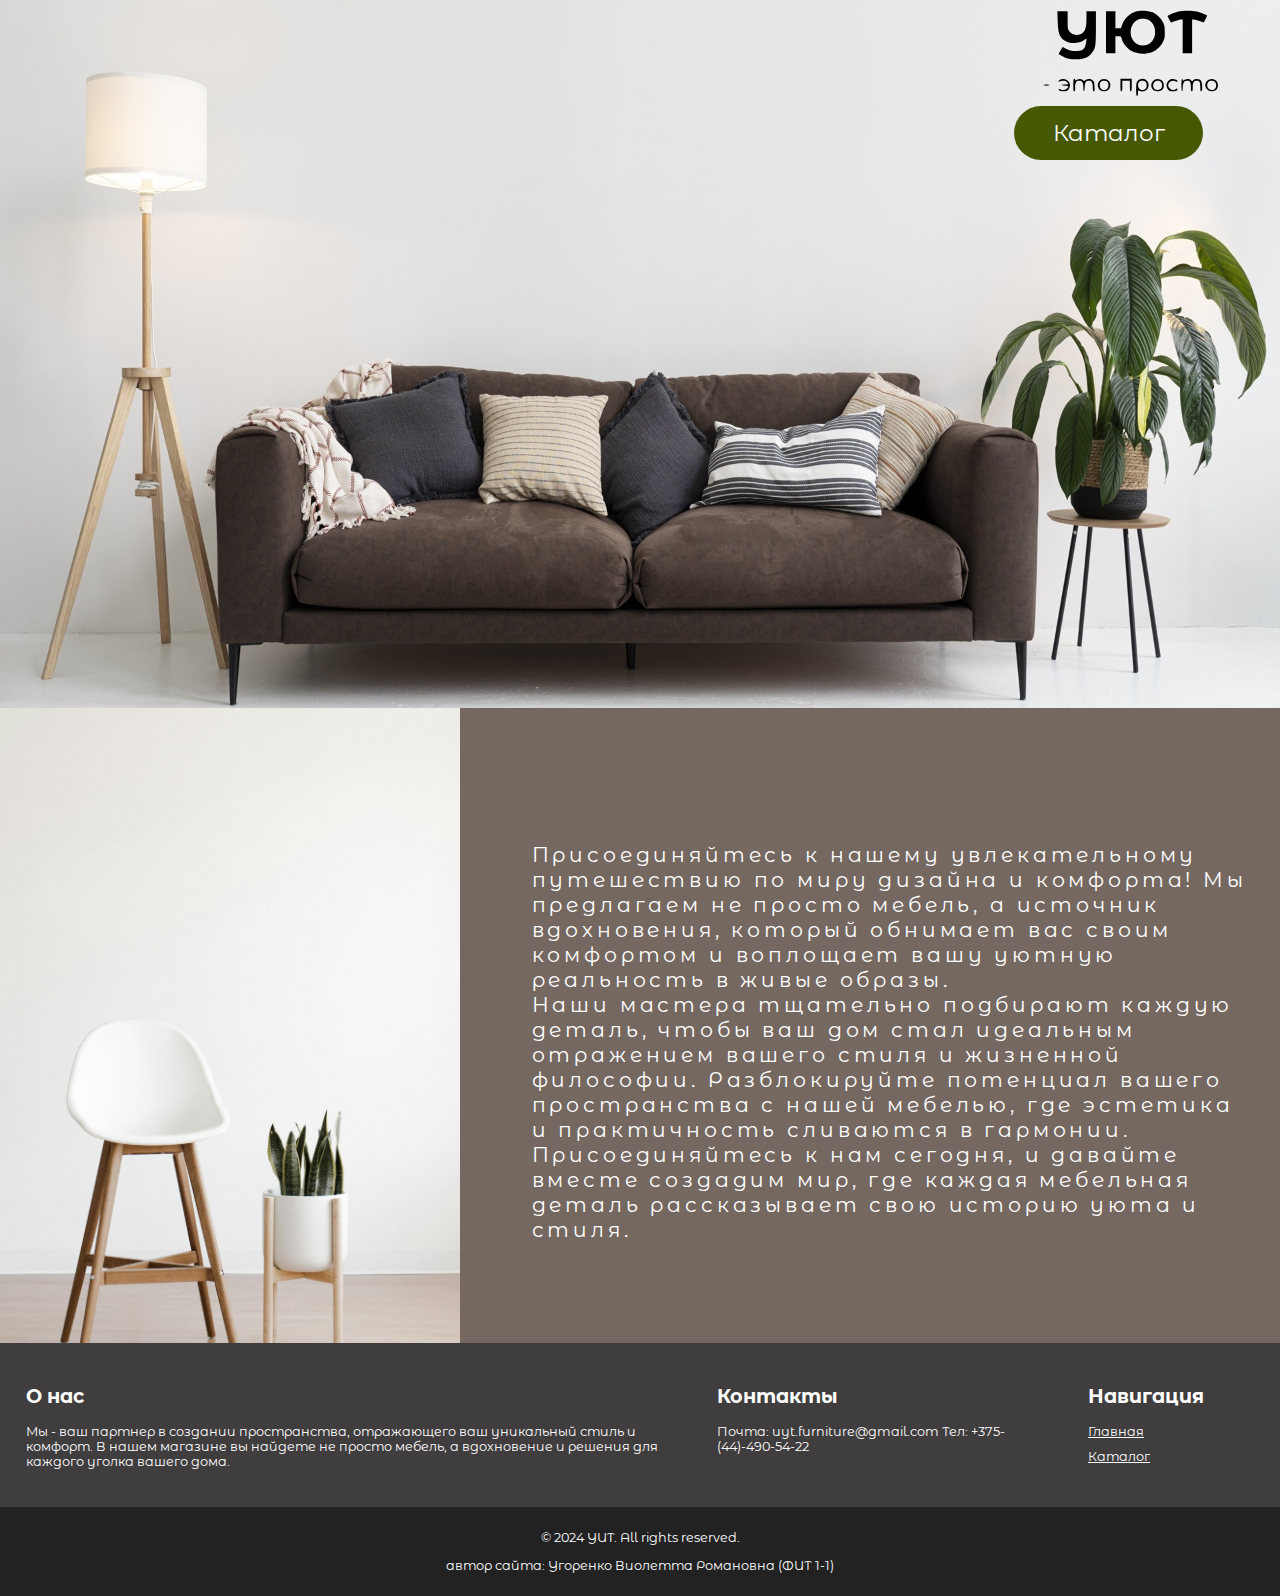
<file: kursach/index.html>
<!DOCTYPE html>
<html lang="en">

<head>
	<title>УЮТ</title>
	<link rel="icon" href="img/logo_cozy.svg" type="image/x-icon">

	<meta name="viewport" content="width=device-width, initial-scale=1.0">

	<link href="css/index.css" rel="stylesheet" media="all">
	<link href="css/content.css" rel="stylesheet" media="all">
	<link href="css/header.css" rel="stylesheet" media="all">
	<link href="css/footer.css" rel="stylesheet" media="all">

	<link rel="alternate" type="application/xml" title="XML" href="footer.xml" />

	<link
		href="https://fonts.googleapis.com/css?family=Montserrat+Alternates:100,100italic,200,200italic,300,300italic,regular,italic,500,500italic,600,600italic,700,700italic,800,800italic,900,900italic"
		rel="stylesheet" />
</head>

<body>
	<div class="backgr">
		<img src="img/interier.jpg">
	</div>
	<header>
		<a href="index.html">
			<div class="img-container">
				<div class="header-top-row">
					<a href="index.html">
						<img src="img/logo_cozy2.svg" class="logo">
					</a>
				</div>
			</div>
		</a>
		<a href="katalog.html" id="button">Каталог</a>
	</header>

	<main>
		<div class="img-container">
			<a class="plus1" href="katalog.html">
				<img src="img/plus.png" id="plus1">
			</a>
			<div class="info1">
				<img src="img/obj1.png" alt="Продукт 1">
				<h2 class="product-name">Торшер</h2>
				<div class="product-price">Цена: <span>$100</span></div>
			</div>
			<a class="plus2" href="katalog.html">
				<img src="img/plus.png" id="plus2">
			</a>
			<div class="info2">
				<img src="img/obj2.png" alt="Продукт 2">
				<h2 class="product-name">Диван</h2>
				<div class="product-price">Цена: <span>$200</span></div>
			</div>
		</div>

		<div class="info">
			<div class="container">
				<img src="img/foto.jpg"></img>
				<div class="description">
					<p>Присоединяйтесь к нашему увлекательному путешествию по миру дизайна и комфорта! Мы предлагаем не просто
						мебель, а источник вдохновения, который обнимает вас своим комфортом и воплощает вашу уютную реальность в
						живые образы.<br>Наши мастера тщательно подбирают каждую деталь, чтобы ваш дом стал идеальным отражением
						вашего стиля и жизненной философии. Разблокируйте потенциал вашего пространства с нашей мебелью, где
						эстетика и практичность сливаются в гармонии. Присоединяйтесь к нам сегодня, и давайте вместе создадим
						мир, где каждая мебельная деталь рассказывает свою историю уюта и стиля.</p>
				</div>
			</div>
		</div>
	</main>
	<footer>
	</footer>
	<script>
		document.addEventListener('DOMContentLoaded', function () {
			var xsltProcessor = new XSLTProcessor();
			// Загрузка XSLT файла
			loadXMLDoc('footer.xsl', function (xslDoc) {
				xsltProcessor.importStylesheet(xslDoc);
				// Загрузка XML файла и преобразование его в HTML
				loadXMLDoc('footer.xml', function (xmlDoc) {
					var resultDocument = xsltProcessor.transformToFragment(xmlDoc, document);
					document.querySelector('footer').appendChild(resultDocument);
				});
			});
		});

		function loadXMLDoc(filePath, callback) {
			var xhttp = new XMLHttpRequest();
			xhttp.onreadystatechange = function () {
				if (this.readyState == 4 && this.status == 200) {
					callback(this.responseXML);
				}
			};
			xhttp.open("GET", filePath, true);
			xhttp.send();
		}
	</script>
</body>

</html>
</file>
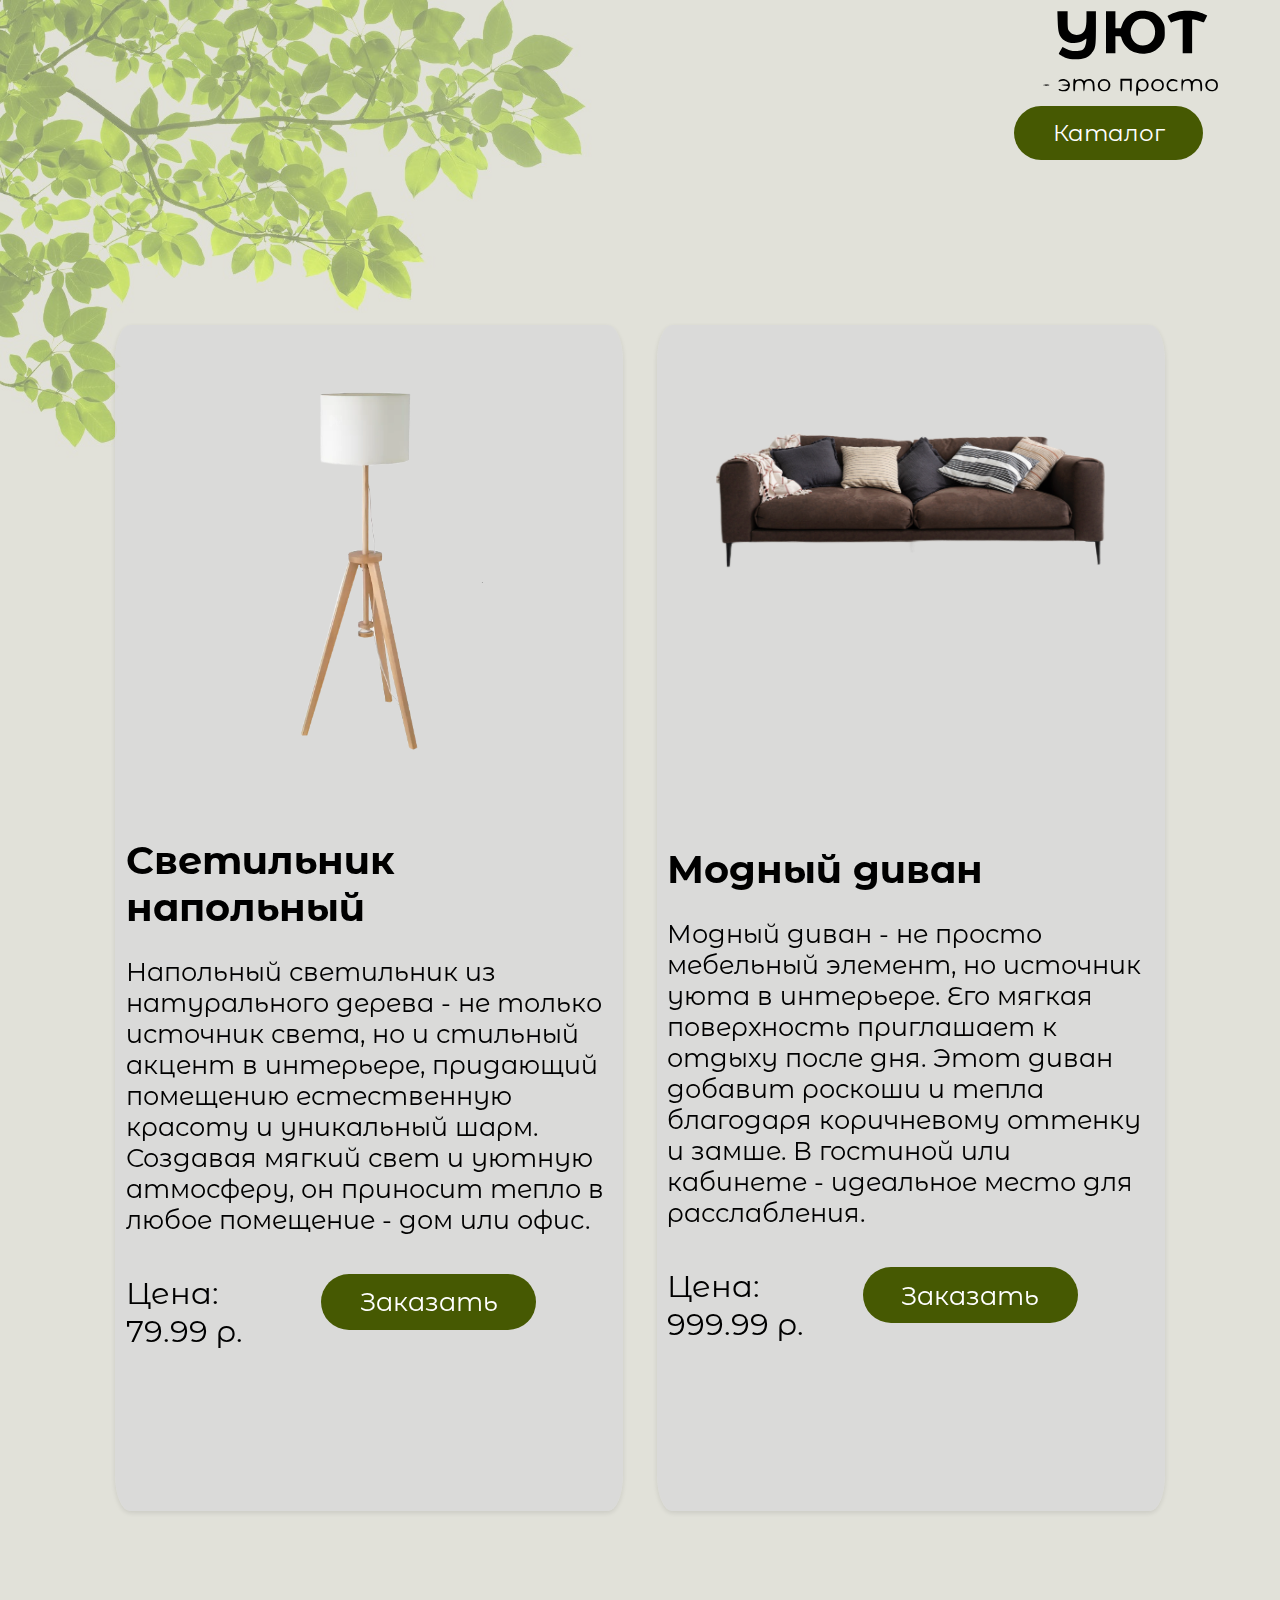
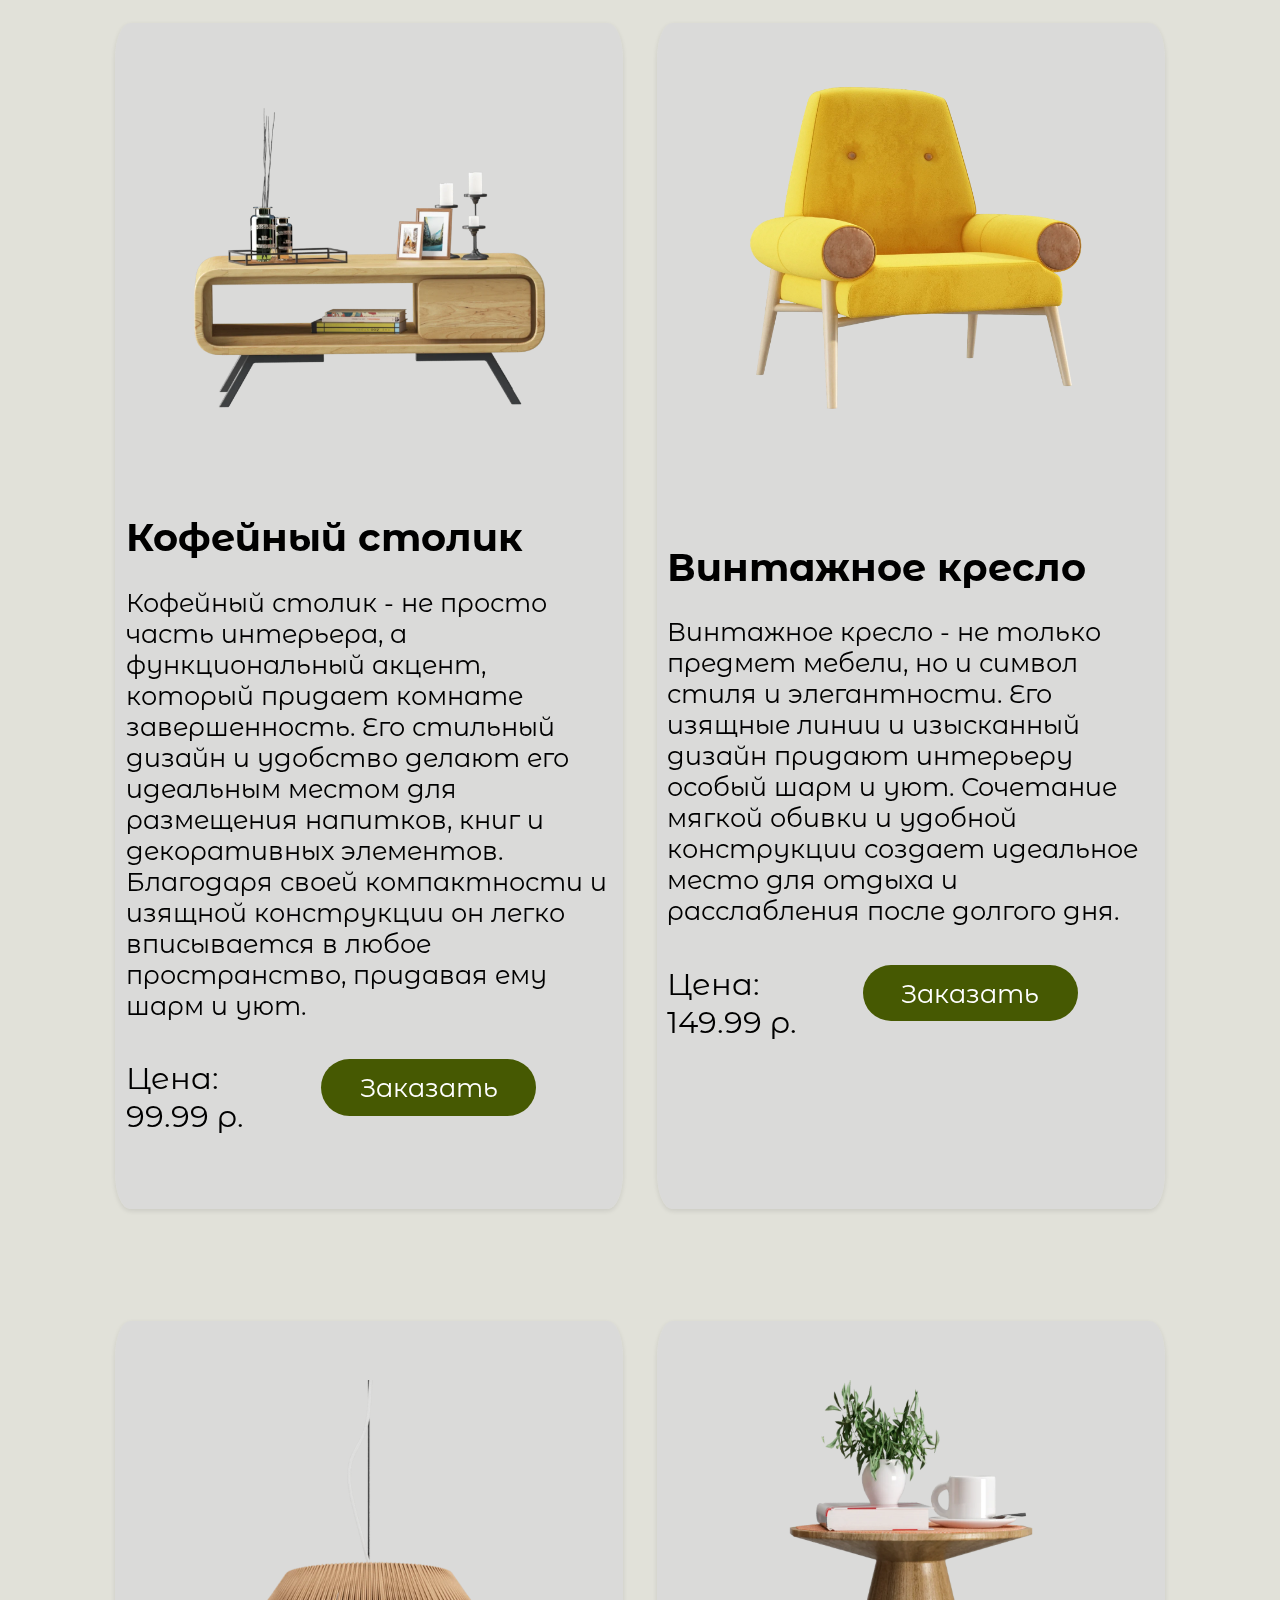
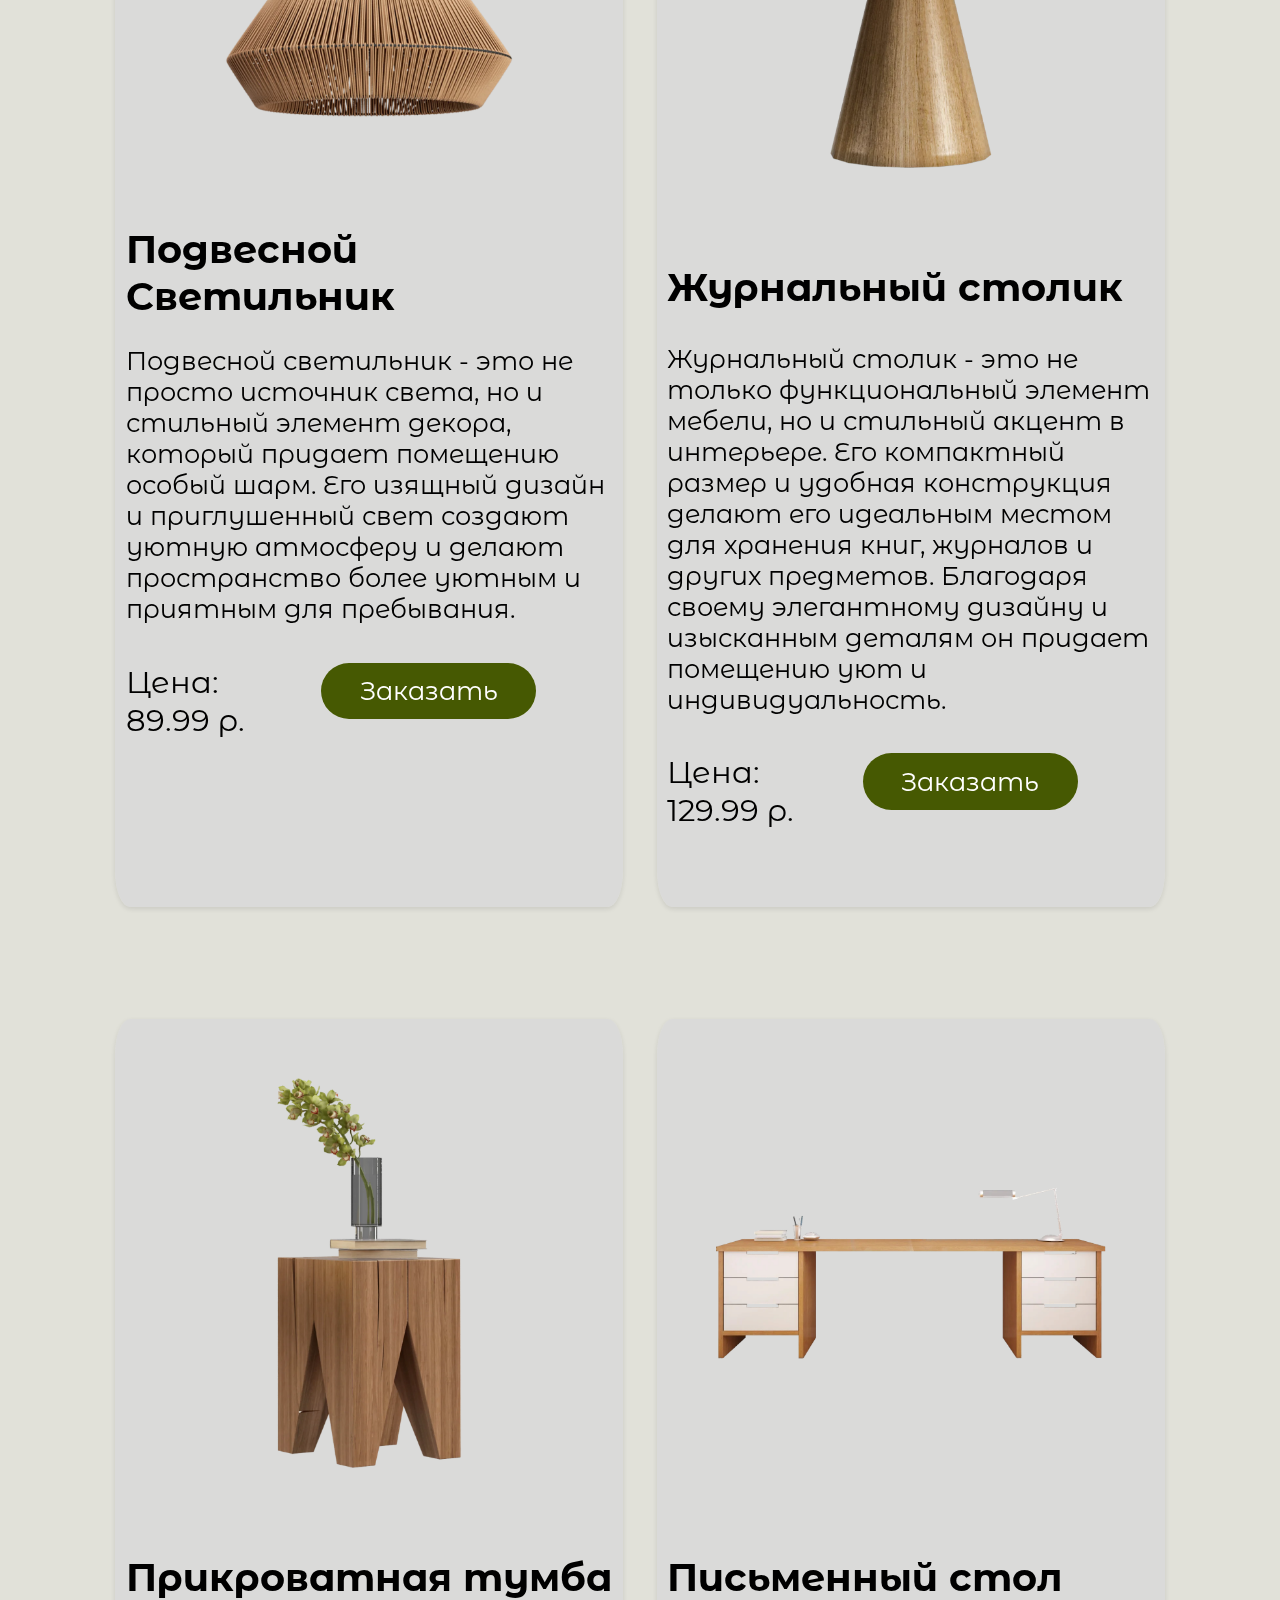
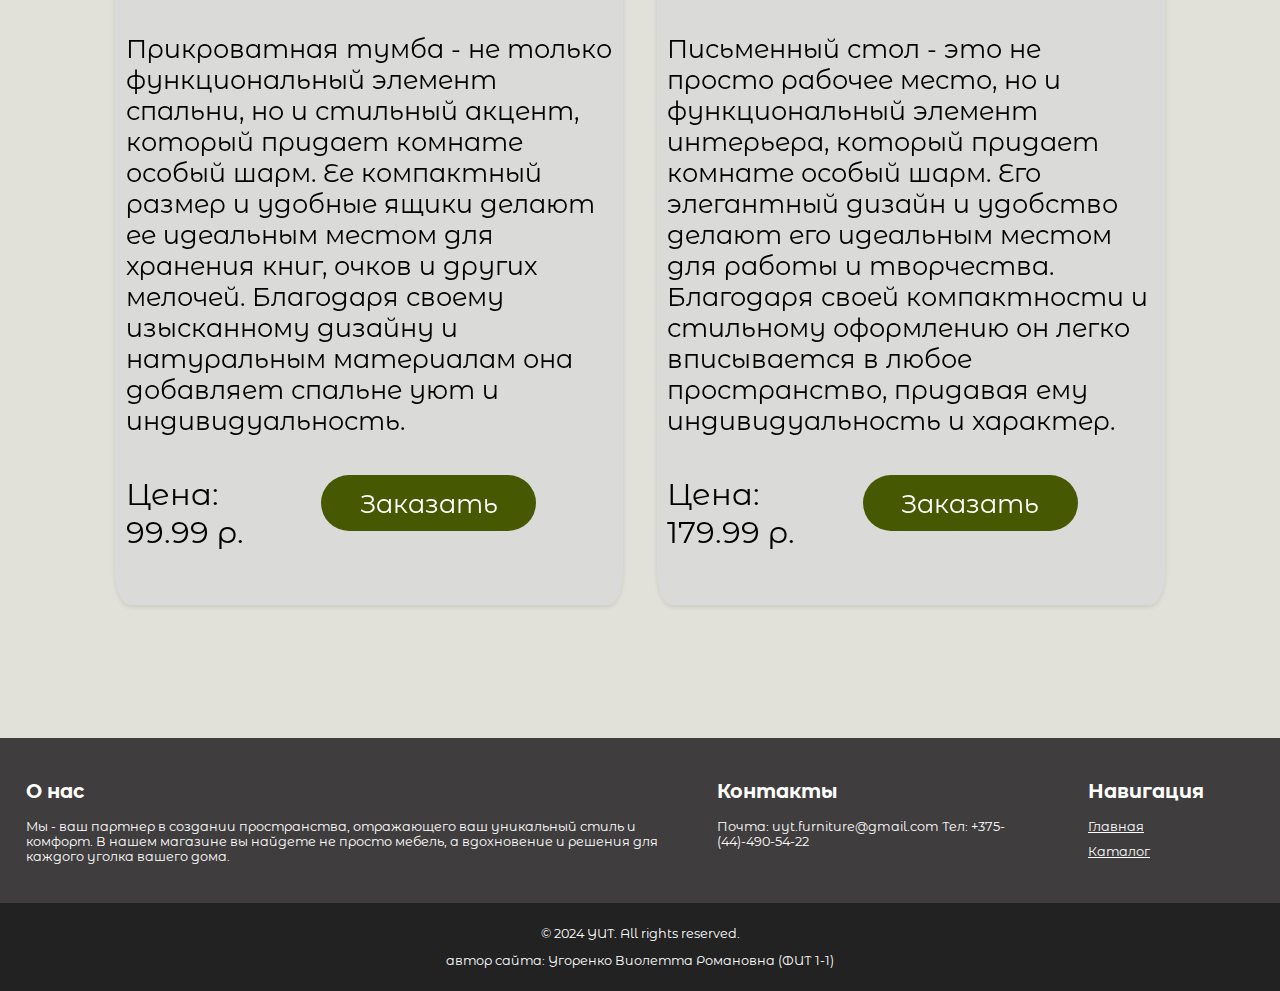
<file: kursach/katalog.html>
<!DOCTYPE html>
<html lang="en">

<head>
	<title>Каталог</title>
	<link rel="icon" href="img/logo_cozy.svg" type="image/x-icon">
	<link href="css/katalog.css" rel="stylesheet" media="all">

	<meta name="viewport" content="width=device-width, initial-scale=1.0">

	<link href="css/header.css" rel="stylesheet" media="all">
	<link href="css/footer.css" rel="stylesheet" media="all">
	<link href="css/index.css" rel="stylesheet" media="all">

	<link rel="alternate" type="application/xml" title="XML" href="footer.xml" />

	<link
		href="https://fonts.googleapis.com/css?family=Montserrat+Alternates:100,100italic,200,200italic,300,300italic,regular,italic,500,500italic,600,600italic,700,700italic,800,800italic,900,900italic"
		rel="stylesheet" />
</head>

<body>
	<header>
		<a href="index.html">
			<div class="img-container">
				<div class="header-top-row">
					<a href="index.html">
						<img src="img/logo_cozy2.svg" class="logo">
					</a>
				</div>
			</div>
		</a>
		<a href="katalog.html" id="button">Каталог</a>
	</header>

	<div class="backgr2">
		<img src="img/backgr2.jpg">
	</div>

	<main>
		<div class="product-grid">
			<div class="product-card">
				<div class="foto">
					<img src="img/obj1.png" alt="Product 1">
				</div>
				<div class="product-info">
					<h1 class="product-name">Светильник напольный</h1>
					<p class="product-description">
						Напольный светильник из натурального дерева - не только источник света, но и стильный акцент в интерьере,
						придающий помещению естественную красоту и уникальный шарм. Создавая мягкий свет и уютную атмосферу, он
						приносит тепло в любое помещение - дом или офис.
					</p>
					<a href="order.html" class="product-link" data-price="79.99">Заказать</a>
					<p class="product-price">Цена: <span>79.99 р.</span></p>
				</div>
			</div>
			<div class="product-card">
				<div class="foto">
					<img src="img/obj2.png" alt="Product 2">
				</div>
				<div class="product-info">
					<h1 class="product-name">Модный диван</h1>
					<p class="product-description">
						Модный диван - не просто мебельный элемент, но источник уюта в интерьере. Его мягкая поверхность приглашает
						к отдыху после дня. Этот диван добавит роскоши и тепла благодаря коричневому оттенку и замше. В гостиной или
						кабинете - идеальное место для расслабления.
					</p>
					<a href="order.html" class="product-link" data-price="1 299.99">Заказать</a>
					<p class="product-price">Цена: <span>999.99 р.</span></p>
				</div>
			</div>
			<div class="product-card">
				<div class="foto">
					<img src="img/obj3.png" alt="Product 3">
				</div>
				<div class="product-info">
					<h1 class="product-name">Кофейный столик</h1>
					<p class="product-description">Кофейный столик - не просто часть интерьера, а функциональный акцент, который
						придает комнате завершенность. Его стильный дизайн и удобство делают его идеальным местом для размещения
						напитков, книг и декоративных элементов. Благодаря своей компактности и изящной конструкции он легко
						вписывается в любое пространство, придавая ему шарм и уют.
					</p>
					<a href="order.html" class="product-link" data-price="99.99">Заказать</a>
					<p class="product-price">Цена: <span>99.99 р.</span></p>
				</div>
			</div>
			<div class="product-card">
				<div class="foto">
					<img src="img/obj4.png" alt="Product 4">
				</div>
				<div class="product-info">
					<h1 class="product-name">Винтажное кресло</h1>
					<p class="product-description">Винтажное кресло - не только предмет мебели, но и символ стиля и элегантности.
						Его изящные линии и изысканный дизайн придают интерьеру особый шарм и уют. Сочетание мягкой обивки и удобной
						конструкции создает идеальное место для отдыха и расслабления после долгого дня.
					</p>
					<a href="order.html" class="product-link" data-price="149.99">Заказать</a>
					<p class="product-price">Цена: <span>149.99 р.</span></p>
				</div>
			</div>
			<div class="product-card">
				<div class="foto">
					<img src="img/obj5.png" alt="Product 5">
				</div>
				<div class="product-info">
					<h1 class="product-name">Подвесной Светильник</h1>
					<p class="product-description">Подвесной светильник - это не просто источник света, но и стильный элемент
						декора, который придает помещению особый шарм. Его изящный дизайн и приглушенный свет создают уютную
						атмосферу и делают пространство более уютным и приятным для пребывания.
					</p>
					<a href="order.html" class="product-link" data-price="89.99">Заказать</a>
					<p class="product-price">Цена: <span>89.99 р.</span></p>
				</div>
			</div>
			<div class="product-card">
				<div class="foto">
					<img src="img/obj6.png" alt="Product 6">
				</div>
				<div class="product-info">
					<h2 class="product-name">Журнальный столик</h2>
					<p class="product-description">Журнальный столик - это не только функциональный элемент мебели, но и стильный
						акцент в интерьере. Его компактный размер и удобная конструкция делают его идеальным местом для хранения
						книг, журналов и других предметов. Благодаря своему элегантному дизайну и изысканным деталям он придает
						помещению уют и индивидуальность.</p>
					<a href="order.html" class="product-link" data-price="129.99">Заказать</a>
					<p class="product-price">Цена: <span>129.99 р.</span></p>
				</div>
			</div>
			<div class="product-card">
				<div class="foto">
					<img src="img/obj7.png" alt="Product 7">
				</div>
				<div class="product-info">
					<h2 class="product-name">Прикроватная тумба</h2>
					<p class="product-description">Прикроватная тумба - не только функциональный элемент спальни, но и стильный
						акцент, который придает комнате особый шарм. Ее компактный размер и удобные ящики делают ее идеальным местом
						для хранения книг, очков и других мелочей. Благодаря своему изысканному дизайну и натуральным материалам она
						добавляет спальне уют и индивидуальность.</p>
					<a href="order.html" class="product-link" data-price="99.99">Заказать</a>
					<p class="product-price">Цена: <span>99.99 р.</span></p>
				</div>
			</div>
			<div class="product-card">
				<div class="foto">
					<img src="img/obj8.png" alt="Product 8">
				</div>
				<div class="product-info">
					<h2 class="product-name">Письменный стол</h2>
					<p class="product-description">Письменный стол - это не просто рабочее место, но и функциональный элемент
						интерьера, который придает комнате особый шарм. Его элегантный дизайн и удобство делают его идеальным местом
						для работы и творчества. Благодаря своей компактности и стильному оформлению он легко вписывается в любое
						пространство, придавая ему индивидуальность и характер.</p>
					<a href="order.html" class="product-link" data-price="179.999">Заказать</a>
					<p class="product-price">Цена: <span>179.99 р.</span></p>
				</div>
			</div>
		</div>

	</main>

	<footer>
	</footer>
	<script>
		document.addEventListener('DOMContentLoaded', function () {
			var xsltProcessor = new XSLTProcessor();
			// Загрузка XSLT файла
			loadXMLDoc('footer.xsl', function (xslDoc) {
				xsltProcessor.importStylesheet(xslDoc);
				// Загрузка XML файла и преобразование его в HTML
				loadXMLDoc('footer.xml', function (xmlDoc) {
					var resultDocument = xsltProcessor.transformToFragment(xmlDoc, document);
					document.querySelector('footer').appendChild(resultDocument);
				});
			});
		});

		function loadXMLDoc(filePath, callback) {
			var xhttp = new XMLHttpRequest();
			xhttp.onreadystatechange = function () {
				if (this.readyState == 4 && this.status == 200) {
					callback(this.responseXML);
				}
			};
			xhttp.open("GET", filePath, true);
			xhttp.send();
		}
	</script>
	<script src="price.js">
		function check() {//?
			// Получаем значение цены продукта из локального хранилища
			var productPrice = localStorage.getItem('productPrice');

			alert(productPrice);
			// Проверяем, была ли сохранена цена продукта в локальном хранилище
			if (productPrice) {
				// Находим тег с id "price" и устанавливаем его текстовое содержимое равным значению цены продукта
				document.getElementById('price').textContent = productPrice;
			} else {
				console.log('Цена продукта не найдена в локальном хранилище.');
			}
		};
		check();

	</script>
</body>

</html>
</file>
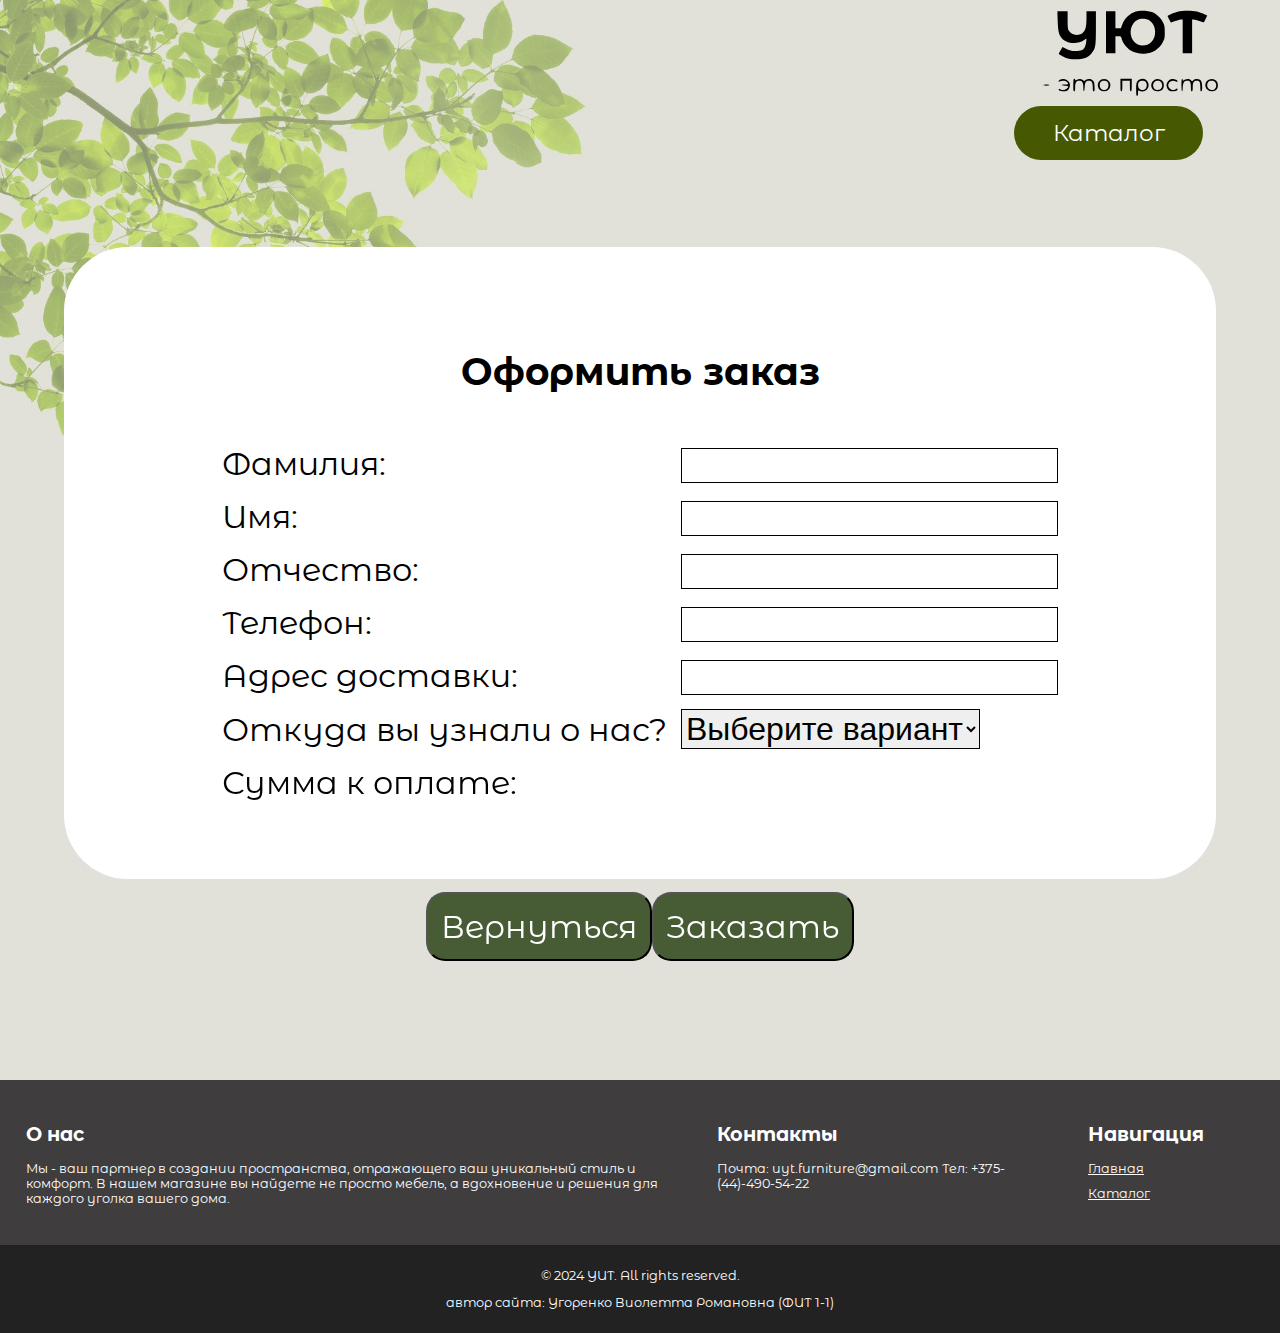
<file: kursach/order.html>
<!DOCTYPE html>
<html lang="en">

<head>
	<title>Заказать</title>
	<link rel="icon" href="img/logo_cozy.svg" type="image/x-icon">
	<link href="css/index.css" rel="stylesheet" media="all">

	<meta name="viewport" content="width=device-width, initial-scale=1.0">

	<link href="css/order.css" rel="stylesheet" media="all">
	<link href="css/header.css" rel="stylesheet" media="all">
	<link href="css/footer.css" rel="stylesheet" media="all">

	<link rel="alternate" type="application/xml" title="XML" href="footer.xml" />

	<link
		href="https://fonts.googleapis.com/css?family=Montserrat+Alternates:100,100italic,200,200italic,300,300italic,regular,italic,500,500italic,600,600italic,700,700italic,800,800italic,900,900italic"
		rel="stylesheet" />
</head>

<body>

	<header>
		<a href="index.html">
			<div class="img-container">
				<div class="header-top-row">
					<a href="index.html">
						<img src="img/logo_cozy2.svg" class="logo">
					</a>
				</div>
			</div>
		</a>
		<a href="katalog.html" id="button">Каталог</a>
	</header>

	<div class="backgr2">
		<img src="img/backgr2.jpg">
	</div>
	<main>
		<div class="form-container">
			<form>
				<table>
					<caption>
						<h3>Оформить заказ</h3>
					</caption>
					<tr>
						<td>Фамилия: </td>
						<td><input type="text">
						</td>
					</tr>
					<tr>
						<td>Имя: </td>
						<td><input type="text">
						</td>
					</tr>
					<tr>
						<td>Отчество: </td>
						<td><input type="text">
						</td>
					</tr>
					<tr>
						<td>Телефон: </td>
						<td><input type="text" class="nope">
						</td>
					</tr>
					<tr>
						<td>Адрес доставки: </td>
						<td><input type="text">
						</td>
					</tr>
					<tr>
						<td>Откуда вы узнали о нас? </td>
						<td>
							<select>
								<option>Выберите вариант</option>
								<option>Tiktok</option>
								<option>Instagram</option>
								<option>От друзей</option>
							</select>
						</td>
					</tr>
					<tr>
						<td>Сумма к оплате:</td>
						<td id="price"></td>
					</tr>
				</table>
			</form>
		</div>
		<div class="button-container">
			<br><input type="submit" value="Вернуться" onclick="">
			<input type="submit" value="Заказать" onclick="orderPlaced()">

			<script>
				function orderPlaced() {
						alert('Ваш заказ успешно оформлен.Желаем, вам удачного дня !');
						location.reload();
				}
				document.querySelector('input[value="Вернуться"]').addEventListener('click', function(event) {
					event.preventDefault();
					window.location.href = 'katalog.html';
				});
			</script>

		</div>
	</main>
	<footer>
	</footer>
		<script>
			document.addEventListener('DOMContentLoaded', function () {
				var xsltProcessor = new XSLTProcessor();
				// Загрузка XSLT файла
				loadXMLDoc('footer.xsl', function (xslDoc) {
					xsltProcessor.importStylesheet(xslDoc);
					// Загрузка XML файла и преобразование его в HTML
					loadXMLDoc('footer.xml', function (xmlDoc) {
						var resultDocument = xsltProcessor.transformToFragment(xmlDoc, document);
						document.querySelector('footer').appendChild(resultDocument);
					});
				});
			});

			function loadXMLDoc(filePath, callback) {
				var xhttp = new XMLHttpRequest();
				xhttp.onreadystatechange = function () {
					if (this.readyState == 4 && this.status == 200) {
						callback(this.responseXML);
					}
				};
				xhttp.open("GET", filePath, true);
				xhttp.send();
			}
		</script>
		<script src="price.js">
			// Получаем значение цены продукта из локального хранилища
			var productPrice = localStorage.getItem('productPrice');

			// Проверяем, была ли сохранена цена продукта в локальном хранилище
			if (productPrice) {
				// Находим тег с индексом price и устанавливаем его текстовое содержимое равным значению цены продукта
				document.getElementById('price').textContent = productPrice;
			} else {
				console.log('Цена продукта не найдена в локальном хранилище.');
			}
		</script>
		<script>
			document.addEventListener('DOMContentLoaded', function () {
				var productPrice = localStorage.getItem('productPrice');
				if (productPrice) {
					document.getElementById('price').textContent = productPrice + ' р.';
				} else {
					console.log('Цена продукта не найдена в локальном хранилище.');
				}
			});
		</script>
</body>


</html>
</file>
<file: kursach/css/index.css>
html{
    background-color: #E1E1D9;
}
body {
    overflow-x: hidden; 
    width: 100%;
    height: auto;
    font-family: Montserrat Alternates; 
    background-color: #E1E1D9;
    margin: 0; 
}
.backgr img {
    width: 100%;
    position: absolute;
    z-index: 0;
    top: 0; 
    left: 0;
}
.backgr2 img {
    position: fixed;
    z-index: 1;
    opacity: 0.5;
    width: 60vw;
}
</file>
<file: kursach/css/content.css>
main {
  width: 100vw;
}
main .img-container {
  display: inline-block;
  width: 100%;
  height: auto;
}
main .img-container .plus1 {
  size: 5% 5%;
}
main .img-container .plus1 #plus1 {
  left: 9%;
  width: 5%;
  top: 25vw;
  position: absolute;
}
@media screen and (max-width: 1280px) {
  main .img-container .plus1 {
    display: none;
  }
}
main .img-container .plus2 {
  size: 5% 5%;
}
main .img-container .plus2 #plus2 {
  left: 48%;
  top: 30vw;
  width: 5%;
  position: absolute;
}
@media screen and (max-width: 1280px) {
  main .img-container .plus2 {
    display: none;
  }
}
main .img-container img {
  width: 100%;
}
main .img-container img[src="img/obj1.png"] {
  width: 35%;
  float: left;
}
main .img-container .info1,
main .img-container .info2 {
  background-color: #fff;
  padding: 10px;
  border: 1px solid #ccc;
  border-radius: 2vw;
  position: absolute;
  display: none;
  width: 30%;
}
main .img-container .info1 {
  margin-left: 14%;
  top: 20vw;
  font-size: 1vw;
}
main .img-container .info1 .product-name, main .img-container .info1 .product-price {
  padding-left: 1vw;
}
main .img-container .info2 {
  margin-left: 54%;
  top: 25vw;
  font-size: 1vw;
}
main .img-container .info2 .product-name, main .img-container .info2 .product-price {
  padding-left: 1vw;
}
main .img-container .plus1:hover ~ .info1,
main .img-container .plus2:hover ~ .info2 {
  display: block;
}
main .img-container #plus1:hover,
main .img-container #plus2:hover {
  transform: scale(1.2);
}
main .img-container .product-name {
  font-weight: bold;
  margin-bottom: 5px;
}
main .img-container .product-price {
  font-style: italic;
  margin-bottom: 5px;
}
main .img-container .product-price span {
  background-color: #465902;
  color: white;
  border-radius: 20%;
}
main .info {
  width: 100vw;
  height: 50vw;
  margin: 53.4vw 0 0 0;
}
main .info .container {
  display: grid;
  grid-template-columns: 30% 70%;
  grid-template-rows: 53vw;
  width: 100%;
  height: 50vw;
  margin: 0 auto;
  background-color: #756861;
}
main .info .container img {
  height: 100%;
}
main .info .container .description {
  display: flex;
  align-items: center;
  justify-content: center;
  margin-left: 92px;
}
main .info .container .description p {
  font-size: 1.6vw;
  color: white;
  width: 90%;
  padding-left: 1.5em;
  justify-content: space-around;
  letter-spacing: 0.3vw;
  stroke-opacity: 0.4vw;
}
</file>
<file: kursach/css/header.css>
@charset "UTF-8";
header {
  position: absolute;
  width: 100%;
  height: auto;
  overflow: hidden;
  margin: 0;
  z-index: 4;
}
header #button {
  clear: right;
  float: right;
  text-decoration: none;
  background-color: #465902;
  color: white;
  transition: transform 0.3s ease;
  margin: 0 6vw 4vw 1.5vw;
  padding: 1vw 3vw 1vw 3vw;
  border-radius: 10vw;
  font-size: 2vw; /* Увеличенный размер шрифта по умолчанию */
}
header #button:hover {
  transform: scale(1.1);
}
@media (max-width: 1280px) {
  header #button {
    font-size: 1.8vw; /* Уменьшение шрифта для экранов меньше 1280px */
  }
}
@media (max-width: 768px) {
  header #button {
    font-size: 1.5vw; /* Уменьшение шрифта для экранов меньше 768px */
  }
}
@media (max-width: 480px) {
  header #button {
    font-size: 1em; /* Уменьшение шрифта для экранов меньше 480px */
  }
}
@media only screen and (max-width: 1280px) {
  header {
    top: 0;
    height: 20%;
  }
}

.header-top-row {
  position: relative;
  display: flex;
  justify-content: flex-end;
  flex-direction: row;
  align-items: center;
}

img.logo {
  position: relative;
  top: 0;
  right: 23%;
  width: 15vw;
  height: auto;
}
@media (max-width: 1280px) {
  img.logo {
    width: 16vw;
  }
}
@media (max-width: 800px) {
  img.logo {
    width: 25vw;
  }
}
@media (max-width: 480px) {
  img.logo {
    width: 30vw;
  }
}
</file>
<file: kursach/css/footer.css>
footer {
  background-color: #403D3E;
  color: #fff;
  position: absolute;
  left: 0;
  width: 100%;
  z-index: 4;
  font-size: 1vw;
}
footer .footer-content {
  display: flex;
  justify-content: space-around;
}
footer .footer-content .about {
  margin: 2vw;
  width: 50vw;
}
footer .footer-content .contact {
  margin: 2vw;
  width: 25vw;
}
footer .footer-content .links {
  margin: 2vw;
  width: 25vw;
  flex: 1;
}
footer .footer-content .links ul {
  list-style: none;
  padding: 0;
}
footer .footer-content .links ul li {
  margin-bottom: 10px;
}
footer .footer-content .links ul li a {
  color: #fff;
}
footer .footer-bottom {
  background-color: #222;
  text-align: center;
  padding: 10px 0;
}
@media only screen and (max-width: 800px) {
  footer .footer-content {
    flex-direction: column;
    align-items: center;
  }
  footer footer h2 {
    font-size: small;
    text-align: center;
  }
  footer footer p,
  footer footer a {
    font-size: x-small;
    text-align: center;
  }
  footer ul {
    list-style: none;
    text-align: center;
    padding: 0;
  }
  footer a {
    color: #fff;
  }
  footer .footer-bottom {
    font-size: x-small;
  }
}
</file>
<file: kursach/css/katalog.css>
main {
  font-size: 1vw;
}
main .product-grid {
  padding: 25vw 0 0 0;
  display: grid;
  justify-content: center;
  grid-template-columns: repeat(3, 30%);
  grid-auto-rows: minmax(100px, auto);
  gap: 2%;
  width: 90%;
  margin: 0 5% 10vw 5%;
}
@media (max-width: 1280px) {
  main .product-grid {
    grid-template-columns: repeat(2, 45%);
  }
}
@media (max-width: 430px) {
  main .product-grid {
    grid-template-columns: 1fr;
  }
}
main .product-card {
  position: relative;
  display: flex;
  flex-direction: column;
  background-color: rgba(217, 217, 217, 0.831372549);
  box-shadow: 0 2px 5px rgba(0, 0, 0, 0.1);
  padding: 2%;
  margin: 1%;
  border-radius: 3%;
  height: auto;
  overflow: hidden;
  transition: background-color 0.3s ease;
  z-index: 3;
}
main .product-card:hover {
  background-color: rgba(156, 156, 156, 0.7);
}
main .product-card:hover .product-info .product-description {
  display: block;
}
main .product-card .foto {
  height: 60%;
}
main .product-card .foto img {
  width: 100%;
  max-width: 80%;
  max-height: 80%;
  padding: 10%;
  border-top-left-radius: 5px;
  border-bottom-left-radius: 5px;
}
main .product-card .product-info {
  margin-bottom: 126px;
}
main .product-card .product-info .product-name {
  font-size: 1.5em;
}
main .product-card .product-info .product-link {
  clear: right;
  float: right;
  text-decoration: none;
  background-color: #465902;
  color: white;
  transition: transform 0.3s ease;
  margin: 0 6vw 4vw 1.5vw;
  padding: 1vw 3vw 1vw 3vw;
  border-radius: 10vw;
}
main .product-card .product-info .product-link:hover {
  transform: scale(1.1);
}
main .product-card .product-info .product-description {
  display: none;
  margin-bottom: 3vw;
  height: auto;
  font-size: 1em;
}
@media (max-width: 1280px) {
  main .product-card .product-info .product-description {
    display: block;
  }
}
main .product-card .product-info .product-price {
  font-size: 1.2em;
}
@media (max-width: 480px) {
  main .product-card {
    padding: 1%;
    flex-direction: row;
  }
  main .product-card .foto {
    width: 40%;
    height: auto;
  }
  main .product-card .foto img {
    max-width: 100%;
    max-height: 100%;
    padding: 0;
  }
  main .product-card .product-grid {
    height: 99999em;
  }
  main .product-card .product-info {
    width: 60%;
    margin-bottom: 0;
    padding-left: 10px;
  }
  main .product-card .product-info .product-name {
    font-size: 4vw;
  }
  main .product-card .product-info .product-description {
    display: block;
    font-size: 3.5vw;
  }
  main .product-card .product-info .product-price {
    font-size: 4vw;
  }
  main .product-card .product-info .product-link {
    font-size: 3.5vw;
    padding: 8px 16px;
  }
}

@media (max-width: 480px) {
  footer {
    bottom: -423%;
  }
}

@media (max-width: 1280px) {
  .product-grid {
    font-size: 2em;
  }
}
</file>
<file: kursach/css/order.css>
main {
  position: relative;
  z-index: 3;
  display: flex;
  flex-direction: column;
  align-items: center;
  justify-content: center;
  height: 120vh;
}
main .form-container {
  display: flex;
  justify-content: center;
  width: 50vw;
  padding: 5vw;
  background-color: #fff;
  border-radius: 5vw;
  margin-top: 10vw;
  font-size: 2.8em;
}
@media (max-width: 480px) {
  main .form-container {
    font-size: 1em;
    width: 80vw;
  }
}
@media (max-width: 1280px) and (min-width: 480px) {
  main .form-container {
    font-size: 2em;
    width: 80vw;
  }
}
main .form-container table {
  border-spacing: 1vw;
}
main .form-container input {
  font-size: 0.8em;
  border: 0.15vw solid black;
  font-family: Montserrat Alternates;
}
main .form-container select {
  font-size: 1em;
  border: 0.15vw solid black;
}
main .form-container select option {
  font-size: 0.5em;
}
@media screen and (max-width = 1440) {
  main .form-container {
    margin: 10vw 5vw;
  }
}
main .button-container {
  margin-top: 1vw;
  display: flex;
  justify-content: center;
  align-items: center;
}
main .button-container input {
  background-color: rgb(71, 92, 53);
  color: #fff;
  padding: 1vw 1vw;
  border-radius: 1.5vw;
  transition: background-color 0.3s ease;
  font-size: 2.8em;
  font-family: Montserrat Alternates;
}
@media (max-width: 460px) {
  main .button-container input {
    font-size: 1em;
  }
}
@media (max-width: 1280px) and (min-width: 480px) {
  main .button-container input {
    font-size: 2em;
  }
}
</file>
